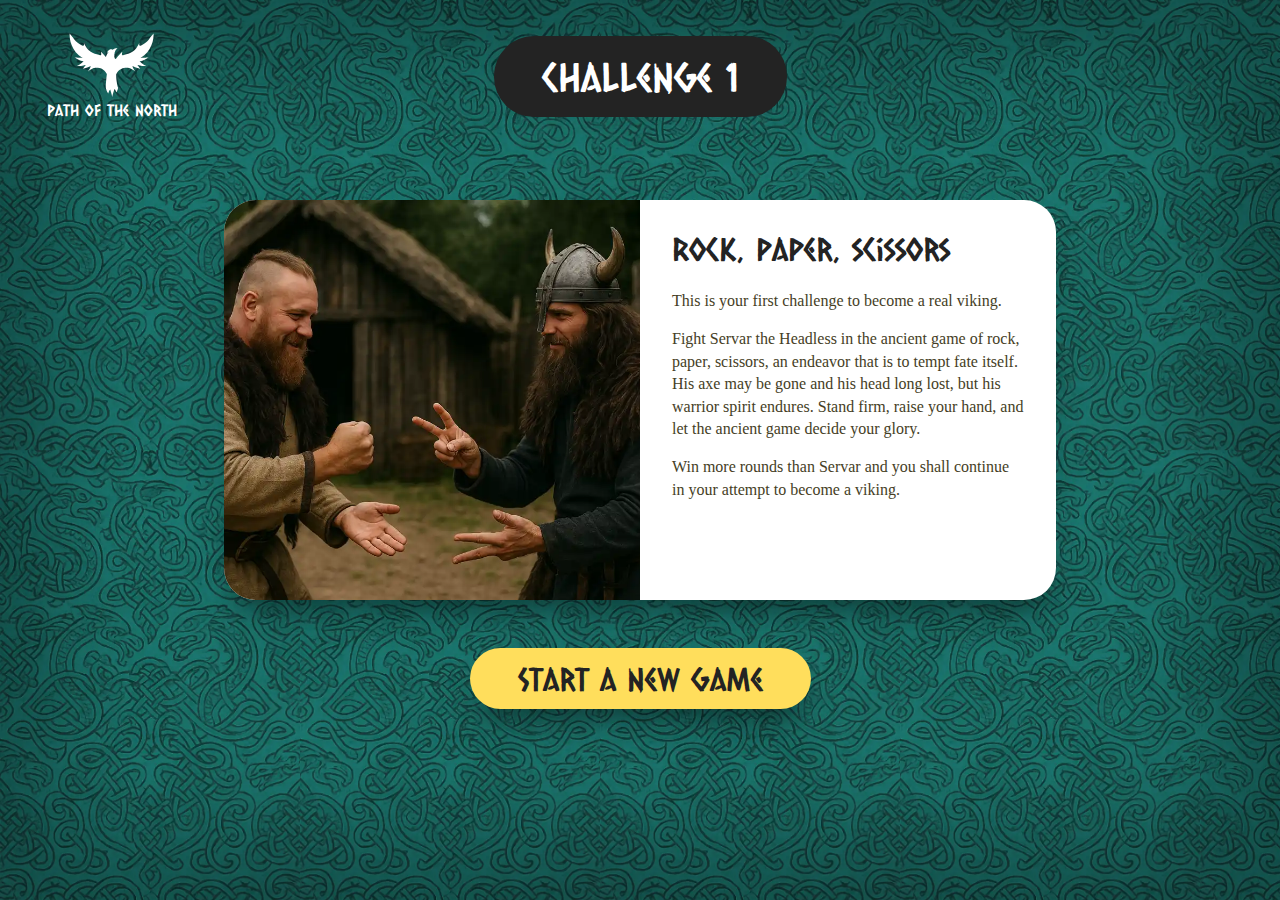
<file: index.html>
<!DOCTYPE html>
<html lang="en">
<head>
    <meta charset="UTF-8">
    <meta name="viewport" content="width=device-width, initial-scale=1.0">
    <title>Challenge 1: rock, paper, scissors </title>
    <script src="js/rock-paper-scissors.js"  defer></script>
    <link rel="preconnect" href="https://fonts.googleapis.com">
    <link rel="preconnect" href="https://fonts.gstatic.com" crossorigin>
    <link href="https://fonts.googleapis.com/css2?family=Caesar+Dressing&display=swap" rel="stylesheet">
    <link rel="stylesheet" href="css/styles.css">
    
</head>
<body>
    <div class="shadow">
        <div class="top">
            <div id="logo">
                <svg width="88" height="68" viewBox="0 0 88 68" fill="none" xmlns="http://www.w3.org/2000/svg">
                    <path d="M85.5355 1.59863C85.9443 7.07069 83.8363 19.4304 72.5148 26.0975C77.295 25.783 78.4285 25.8762 80.6613 25.3731C78.3342 26.914 74.8744 29.5241 71.5094 29.3355C74.3398 31.6941 76.0063 33.5191 78.3335 34.0223C72.5169 34.1166 70.2523 33.0163 69.2456 32.7015C71.5088 35.2477 71.5094 36.1913 72.5148 36.7888C69.2447 36.5684 66.289 34.7457 64.4651 34.0223C64.8678 36.2362 66.5407 38.5514 67.3269 39.432C65.5867 38.3103 61.9042 36.0659 61.0991 36.0659C60.0938 36.0651 52.3801 34.0696 48.2189 42.2984C48.2006 42.9222 48.197 43.4932 48.2065 43.9923C48.3008 48.9926 49.527 54.6852 49.9988 55.3456C50.4608 55.9953 49.2255 58.8259 48.6748 60.0886L48.6467 60.1573C48.371 60.7877 47.0122 57.0471 46.6967 57.0427C46.3823 57.0427 44.2753 63.9622 44.2753 65.2516C43.6213 61.9061 42.5976 58.7008 42.1676 57.5157C41.4633 58.0445 40.5948 60.3138 40.2489 61.3829C39.7351 60.7012 38.5636 58.7468 37.9851 56.3823C37.4829 54.3282 38.3006 47.1466 38.8469 42.0876C34.6604 34.1054 27.0747 36.0659 26.0807 36.0659C25.2742 36.0672 21.5941 38.3106 19.8545 39.432C20.6407 38.5514 22.3136 36.2362 22.7162 34.0223C20.8922 34.7457 17.9355 36.5687 14.665 36.7888C15.6713 36.1913 15.6718 35.2486 17.9357 32.7015C16.9292 33.0162 14.6647 34.1166 8.8478 34.0223C11.1749 33.5191 12.8417 31.694 15.6719 29.3355C12.3069 29.5242 8.8472 26.9141 6.52001 25.3731C8.75277 25.8762 9.88523 25.783 14.665 26.0975C3.34367 19.4304 1.23701 7.07064 1.64584 1.59863C1.77156 1.72434 1.06075 0.825774 6.52001 7.6687C6.92189 8.17243 7.37428 8.68038 7.86891 9.19246C9.29843 10.374 11.2122 11.7864 13.5971 13.2673C16.3181 14.9566 16.2694 12.6042 15.7812 10.6959C15.6112 10.2781 15.5471 10.0217 15.5471 9.90126C15.6299 10.1472 15.7099 10.417 15.7812 10.6959C16.159 11.624 17.0557 13.3505 18.9115 16.1602C22.2762 21.2539 31.8023 23.0784 32.8112 23.1733C33.6162 23.2488 33.1466 20.9604 32.8112 19.8073C33.8479 20.6941 35.7773 22.5764 37.8289 25.0577C38.6096 23.3233 39.8131 20.8114 40.533 20.0914C41.6611 18.9634 38.8236 20.801 38.8032 20.8143C39.1072 20.3321 39.8789 19.197 40.533 18.5177C41.3506 17.6687 42.3891 16.695 44.6843 17.7012C46.2442 16.242 48.5628 16.1074 49.5273 16.2227C46.3824 18.9273 46.8535 20.8143 46.5391 21.6948C46.3559 22.2078 46.3839 22.5074 46.4532 22.6565L46.5391 22.7643C46.5106 22.7472 46.479 22.712 46.4532 22.6565L46.0363 22.1351L46.5391 24.4629L46.0363 23.9274C46.2274 24.596 46.6097 25.8035 46.9762 26.6658L47.8302 26.9843C50.4006 23.5562 53.0792 20.9116 54.3702 19.8073C54.0347 20.9604 53.5651 23.2488 54.3702 23.1733C55.3803 23.0782 64.9055 21.2536 68.2698 16.1602C70.1257 13.3505 71.0224 11.624 71.4001 10.6959C71.4715 10.4171 71.5514 10.1472 71.6343 9.90126C71.6343 10.0217 71.5701 10.2782 71.4001 10.6959C70.9119 12.6042 70.8631 14.9568 73.5843 13.2673C75.9715 11.7849 77.8856 10.37 79.3156 9.18778C79.8087 8.67705 80.2605 8.17112 80.6613 7.6687C86.1208 0.825498 85.4097 1.72442 85.5355 1.59863Z" fill="white"/>
                </svg>
                <div>Path of the north</div>
            </div>
            <div class="message">
                Challenge 1
            </div>
            <div class="placeholder">
                &nbsp;
            </div>
        </div> <!-- ENDE: .top -->
        <main>
            <div class="info-box">
                <img src="img/vikings-play-rock-paper-scissors.webp" alt="Image of two vikings playing rock, paper, scissors" height="400" width="416">
                <div class="text">
                    <h1>
                        Rock, paper, scissors
                    </h1>
                    <p>
                        This is your first challenge to become a real viking.
                    </p>
                    <p>
                        Fight Servar the Headless in the ancient game of rock, paper, scissors, an endeavor that is to tempt fate itself. His axe may be gone and his head long lost, but his warrior spirit endures. Stand firm, raise your hand, and let the ancient game decide your glory. 
                    </p>
                    <p>
                        Win more rounds than Servar and you shall continue in your attempt to become a viking.
                    </p>
                </div>
            </div>
            <a class="btn" href="game.html">
                Start a new game
            </a>
        </main>
    </div> <!-- Ende Shadow-->
    
    
</body>
</html>
</file>
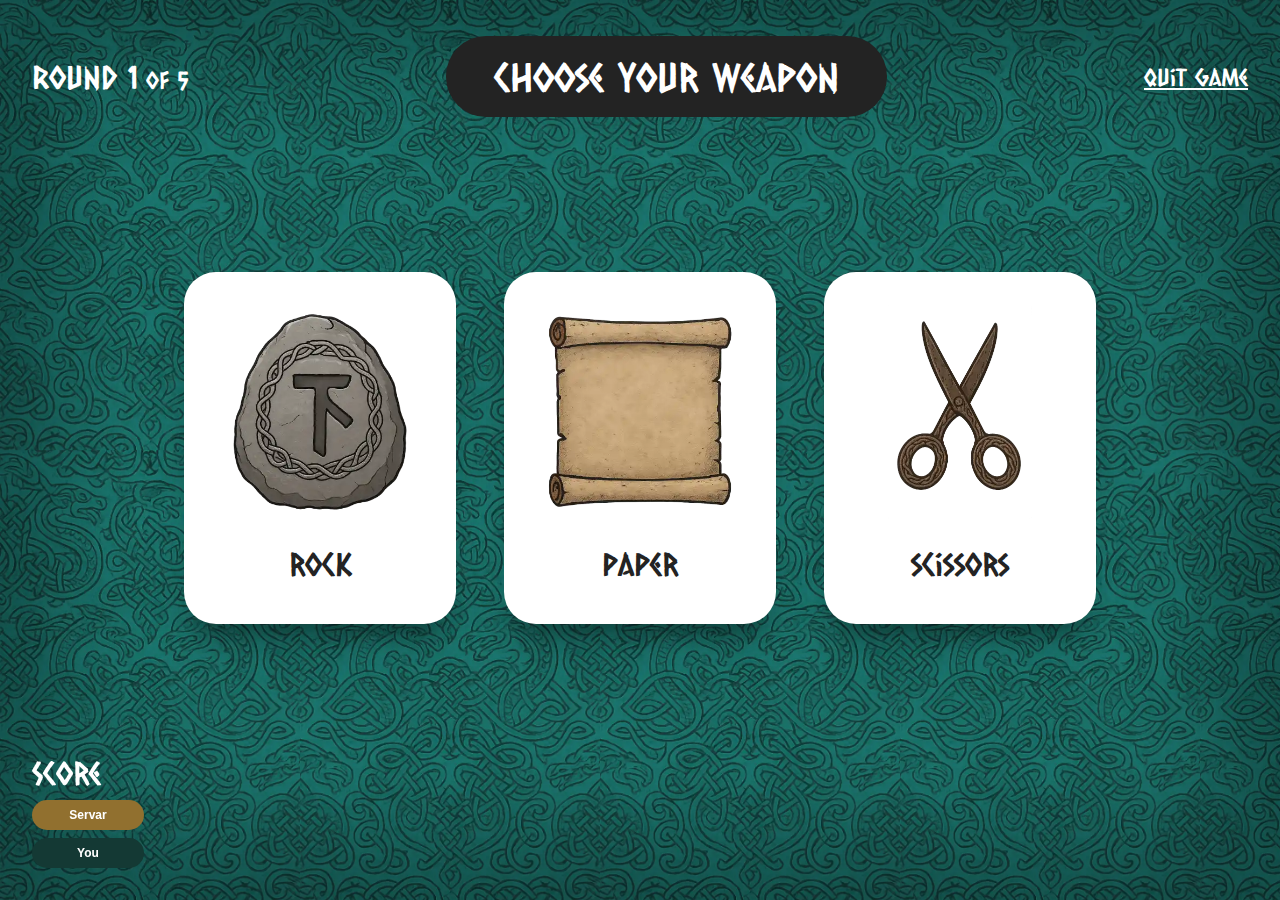
<file: game.html>
<!DOCTYPE html>
<html lang="en">
<head>
    <meta charset="UTF-8">
    <meta name="viewport" content="width=device-width, initial-scale=1.0">
    <title>You're playing rock, paper, scissors </title>
    <script src="js/rock-paper-scissors.js"  defer></script>
    <link rel="preconnect" href="https://fonts.googleapis.com">
    <link rel="preconnect" href="https://fonts.gstatic.com" crossorigin>
    <link href="https://fonts.googleapis.com/css2?family=Caesar+Dressing&display=swap" rel="stylesheet">
    <link rel="stylesheet" href="css/styles.css">
    
</head>
<body>
    <div class="shadow">
        <div class="top top-game">
            <div class="rounds">
                Round 1<span> of 5</span>
            </div>
            <div class="message">
                choose your weapon
            </div>
            <a id="quit" href="index.html">
                Quit game
            </a>
        </div> <!-- ENDE: .top -->
        <main >
            <ul id="game-options">
                <li id="rock">
                    <img id="rock-img" src="img/rock.webp" alt="Image of a rock with nordic runs">
                    rock
                </li>
                <li id="paper" >
                    <img id="paper-img" src="img/paper.webp" alt="Image of a paper roll">
                    paper
                </li>
                <li id="scissors" >
                    <img id="scissors-img" src="img/scissors.webp" alt="Image of scissors">
                    scissors
                </li>
            </ul>

        </main>
        <div id="btn-container">

        </div>
        <div id="score">
            <h2>Score</h2>
            <div id="computer-score">
                <div class="name computer">
                    Servar
                </div>
                <ul id="computer-points" class="points">
                </ul>
            </div>
            <div id="human-score">
                <div class="name human">
                    You
                </div>
                <ul id="user-points" class="points">
                </ul>
            </div>
        </div><!-- Ende Score-->
    </div> <!-- Ende Shadow-->
    
    
</body>
</html>
</file>
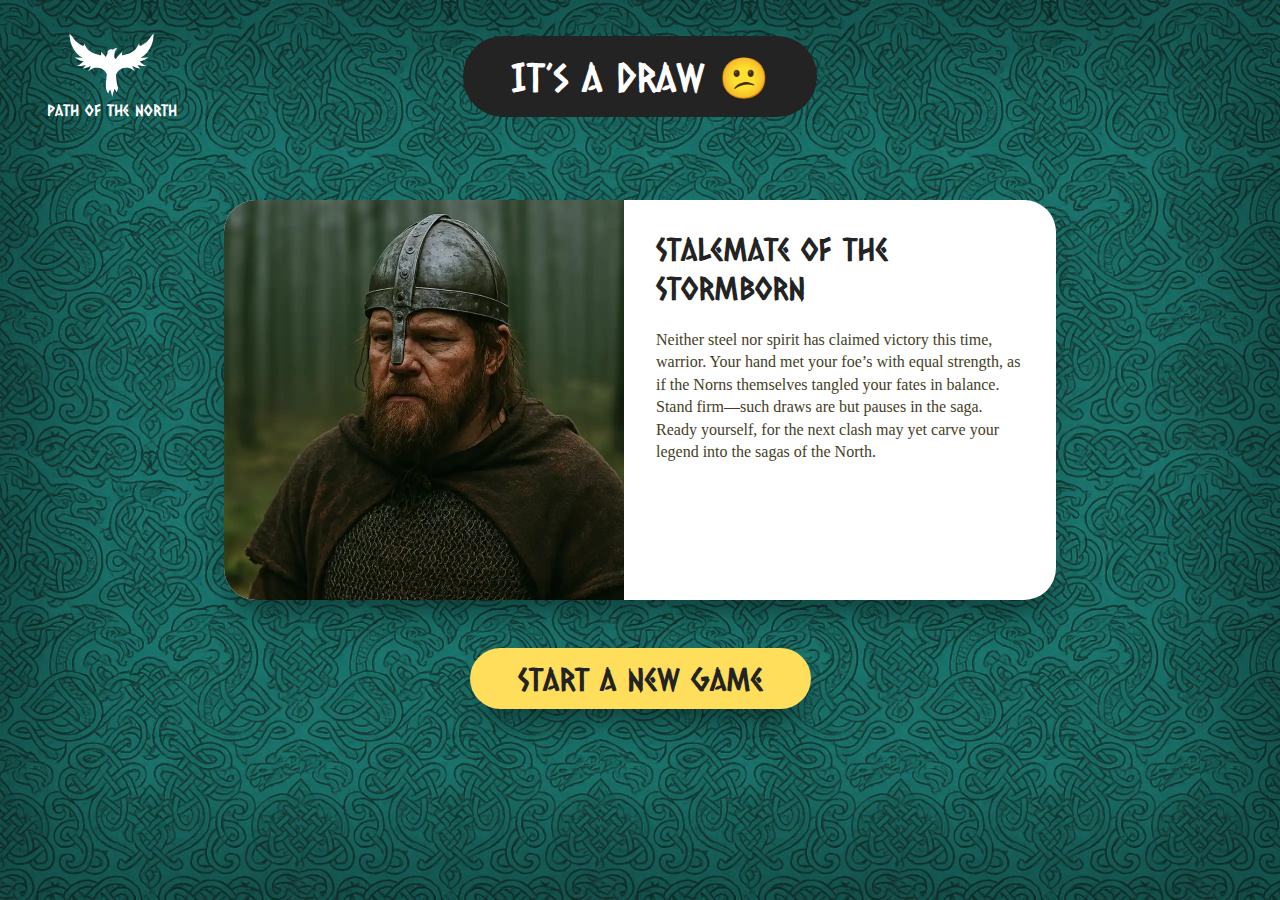
<file: result-draw.html>
<!DOCTYPE html>
<html lang="en">
<head>
    <meta charset="UTF-8">
    <meta name="viewport" content="width=device-width, initial-scale=1.0">
    <title>It's a draw | Rock, paper, scissors </title>
    <script src="js/rock-paper-scissors.js"></script>
    <link rel="preconnect" href="https://fonts.googleapis.com">
    <link rel="preconnect" href="https://fonts.gstatic.com" crossorigin>
    <link href="https://fonts.googleapis.com/css2?family=Caesar+Dressing&display=swap" rel="stylesheet">
    <link rel="stylesheet" href="css/styles.css">
    
</head>
<body>
    <div class="shadow">
        <div class="top">
            <div id="logo">
                <svg width="88" height="68" viewBox="0 0 88 68" fill="none" xmlns="http://www.w3.org/2000/svg">
                    <path d="M85.5355 1.59863C85.9443 7.07069 83.8363 19.4304 72.5148 26.0975C77.295 25.783 78.4285 25.8762 80.6613 25.3731C78.3342 26.914 74.8744 29.5241 71.5094 29.3355C74.3398 31.6941 76.0063 33.5191 78.3335 34.0223C72.5169 34.1166 70.2523 33.0163 69.2456 32.7015C71.5088 35.2477 71.5094 36.1913 72.5148 36.7888C69.2447 36.5684 66.289 34.7457 64.4651 34.0223C64.8678 36.2362 66.5407 38.5514 67.3269 39.432C65.5867 38.3103 61.9042 36.0659 61.0991 36.0659C60.0938 36.0651 52.3801 34.0696 48.2189 42.2984C48.2006 42.9222 48.197 43.4932 48.2065 43.9923C48.3008 48.9926 49.527 54.6852 49.9988 55.3456C50.4608 55.9953 49.2255 58.8259 48.6748 60.0886L48.6467 60.1573C48.371 60.7877 47.0122 57.0471 46.6967 57.0427C46.3823 57.0427 44.2753 63.9622 44.2753 65.2516C43.6213 61.9061 42.5976 58.7008 42.1676 57.5157C41.4633 58.0445 40.5948 60.3138 40.2489 61.3829C39.7351 60.7012 38.5636 58.7468 37.9851 56.3823C37.4829 54.3282 38.3006 47.1466 38.8469 42.0876C34.6604 34.1054 27.0747 36.0659 26.0807 36.0659C25.2742 36.0672 21.5941 38.3106 19.8545 39.432C20.6407 38.5514 22.3136 36.2362 22.7162 34.0223C20.8922 34.7457 17.9355 36.5687 14.665 36.7888C15.6713 36.1913 15.6718 35.2486 17.9357 32.7015C16.9292 33.0162 14.6647 34.1166 8.8478 34.0223C11.1749 33.5191 12.8417 31.694 15.6719 29.3355C12.3069 29.5242 8.8472 26.9141 6.52001 25.3731C8.75277 25.8762 9.88523 25.783 14.665 26.0975C3.34367 19.4304 1.23701 7.07064 1.64584 1.59863C1.77156 1.72434 1.06075 0.825774 6.52001 7.6687C6.92189 8.17243 7.37428 8.68038 7.86891 9.19246C9.29843 10.374 11.2122 11.7864 13.5971 13.2673C16.3181 14.9566 16.2694 12.6042 15.7812 10.6959C15.6112 10.2781 15.5471 10.0217 15.5471 9.90126C15.6299 10.1472 15.7099 10.417 15.7812 10.6959C16.159 11.624 17.0557 13.3505 18.9115 16.1602C22.2762 21.2539 31.8023 23.0784 32.8112 23.1733C33.6162 23.2488 33.1466 20.9604 32.8112 19.8073C33.8479 20.6941 35.7773 22.5764 37.8289 25.0577C38.6096 23.3233 39.8131 20.8114 40.533 20.0914C41.6611 18.9634 38.8236 20.801 38.8032 20.8143C39.1072 20.3321 39.8789 19.197 40.533 18.5177C41.3506 17.6687 42.3891 16.695 44.6843 17.7012C46.2442 16.242 48.5628 16.1074 49.5273 16.2227C46.3824 18.9273 46.8535 20.8143 46.5391 21.6948C46.3559 22.2078 46.3839 22.5074 46.4532 22.6565L46.5391 22.7643C46.5106 22.7472 46.479 22.712 46.4532 22.6565L46.0363 22.1351L46.5391 24.4629L46.0363 23.9274C46.2274 24.596 46.6097 25.8035 46.9762 26.6658L47.8302 26.9843C50.4006 23.5562 53.0792 20.9116 54.3702 19.8073C54.0347 20.9604 53.5651 23.2488 54.3702 23.1733C55.3803 23.0782 64.9055 21.2536 68.2698 16.1602C70.1257 13.3505 71.0224 11.624 71.4001 10.6959C71.4715 10.4171 71.5514 10.1472 71.6343 9.90126C71.6343 10.0217 71.5701 10.2782 71.4001 10.6959C70.9119 12.6042 70.8631 14.9568 73.5843 13.2673C75.9715 11.7849 77.8856 10.37 79.3156 9.18778C79.8087 8.67705 80.2605 8.17112 80.6613 7.6687C86.1208 0.825498 85.4097 1.72442 85.5355 1.59863Z" fill="white"/>
                </svg>
                <div>Path of the north</div>
            </div>
            <div class="message">
                It’s a draw 😕
            </div>
            <div class="placeholder">
                &nbsp;
            </div>
        </div> <!-- ENDE: .top -->
        <main>
            <div class="info-box">
                <img src="img/viking-draw.webp" alt="Image of a Viking"  height="400" width="400">
                <div class="text">
                    <h1>
                        Stalemate of the Stormborn
                    </h1>
                    <p>
                       Neither steel nor spirit has claimed victory this time, warrior. Your hand met your foe’s with equal strength, as if the Norns themselves tangled your fates in balance. Stand firm—such draws are but pauses in the saga. Ready yourself, for the next clash may yet carve your legend into the sagas of the North.
                    </p>
                </div>
            </div>
            <a class="btn" href="game.html">
                Start a new game
            </a>
        </main>
    </div> <!-- Ende Shadow-->
    
    
</body>
</html>
</file>
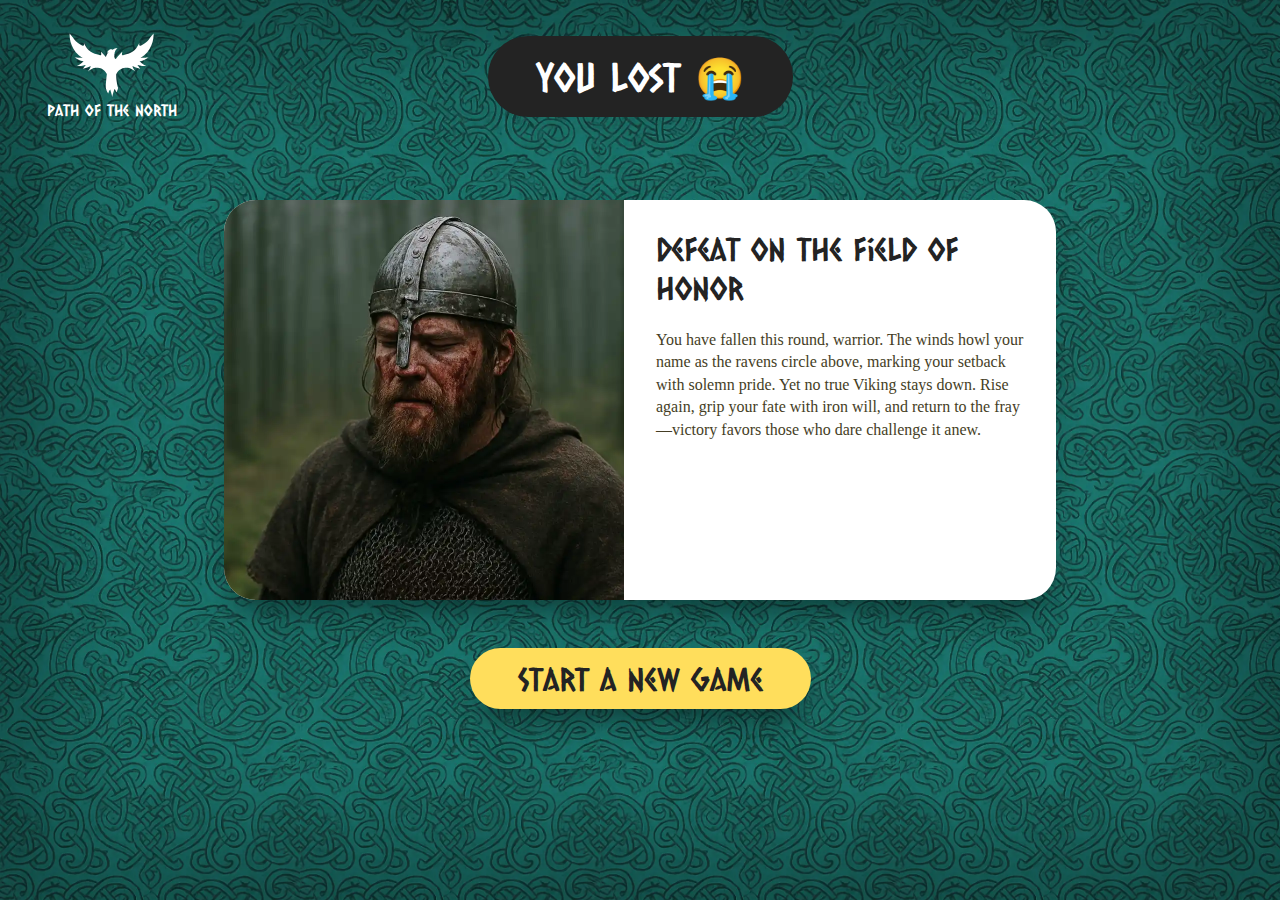
<file: result-lost.html>
<!DOCTYPE html>
<html lang="en">
<head>
    <meta charset="UTF-8">
    <meta name="viewport" content="width=device-width, initial-scale=1.0">
    <title>You lost :-( | Rock, paper, scissors </title>
    <script src="js/rock-paper-scissors.js"></script>
    <link rel="preconnect" href="https://fonts.googleapis.com">
    <link rel="preconnect" href="https://fonts.gstatic.com" crossorigin>
    <link href="https://fonts.googleapis.com/css2?family=Caesar+Dressing&display=swap" rel="stylesheet">
    <link rel="stylesheet" href="css/styles.css">
    
</head>
<body>
    <div class="shadow">
        <div class="top">
            <div id="logo">
                <svg width="88" height="68" viewBox="0 0 88 68" fill="none" xmlns="http://www.w3.org/2000/svg">
                    <path d="M85.5355 1.59863C85.9443 7.07069 83.8363 19.4304 72.5148 26.0975C77.295 25.783 78.4285 25.8762 80.6613 25.3731C78.3342 26.914 74.8744 29.5241 71.5094 29.3355C74.3398 31.6941 76.0063 33.5191 78.3335 34.0223C72.5169 34.1166 70.2523 33.0163 69.2456 32.7015C71.5088 35.2477 71.5094 36.1913 72.5148 36.7888C69.2447 36.5684 66.289 34.7457 64.4651 34.0223C64.8678 36.2362 66.5407 38.5514 67.3269 39.432C65.5867 38.3103 61.9042 36.0659 61.0991 36.0659C60.0938 36.0651 52.3801 34.0696 48.2189 42.2984C48.2006 42.9222 48.197 43.4932 48.2065 43.9923C48.3008 48.9926 49.527 54.6852 49.9988 55.3456C50.4608 55.9953 49.2255 58.8259 48.6748 60.0886L48.6467 60.1573C48.371 60.7877 47.0122 57.0471 46.6967 57.0427C46.3823 57.0427 44.2753 63.9622 44.2753 65.2516C43.6213 61.9061 42.5976 58.7008 42.1676 57.5157C41.4633 58.0445 40.5948 60.3138 40.2489 61.3829C39.7351 60.7012 38.5636 58.7468 37.9851 56.3823C37.4829 54.3282 38.3006 47.1466 38.8469 42.0876C34.6604 34.1054 27.0747 36.0659 26.0807 36.0659C25.2742 36.0672 21.5941 38.3106 19.8545 39.432C20.6407 38.5514 22.3136 36.2362 22.7162 34.0223C20.8922 34.7457 17.9355 36.5687 14.665 36.7888C15.6713 36.1913 15.6718 35.2486 17.9357 32.7015C16.9292 33.0162 14.6647 34.1166 8.8478 34.0223C11.1749 33.5191 12.8417 31.694 15.6719 29.3355C12.3069 29.5242 8.8472 26.9141 6.52001 25.3731C8.75277 25.8762 9.88523 25.783 14.665 26.0975C3.34367 19.4304 1.23701 7.07064 1.64584 1.59863C1.77156 1.72434 1.06075 0.825774 6.52001 7.6687C6.92189 8.17243 7.37428 8.68038 7.86891 9.19246C9.29843 10.374 11.2122 11.7864 13.5971 13.2673C16.3181 14.9566 16.2694 12.6042 15.7812 10.6959C15.6112 10.2781 15.5471 10.0217 15.5471 9.90126C15.6299 10.1472 15.7099 10.417 15.7812 10.6959C16.159 11.624 17.0557 13.3505 18.9115 16.1602C22.2762 21.2539 31.8023 23.0784 32.8112 23.1733C33.6162 23.2488 33.1466 20.9604 32.8112 19.8073C33.8479 20.6941 35.7773 22.5764 37.8289 25.0577C38.6096 23.3233 39.8131 20.8114 40.533 20.0914C41.6611 18.9634 38.8236 20.801 38.8032 20.8143C39.1072 20.3321 39.8789 19.197 40.533 18.5177C41.3506 17.6687 42.3891 16.695 44.6843 17.7012C46.2442 16.242 48.5628 16.1074 49.5273 16.2227C46.3824 18.9273 46.8535 20.8143 46.5391 21.6948C46.3559 22.2078 46.3839 22.5074 46.4532 22.6565L46.5391 22.7643C46.5106 22.7472 46.479 22.712 46.4532 22.6565L46.0363 22.1351L46.5391 24.4629L46.0363 23.9274C46.2274 24.596 46.6097 25.8035 46.9762 26.6658L47.8302 26.9843C50.4006 23.5562 53.0792 20.9116 54.3702 19.8073C54.0347 20.9604 53.5651 23.2488 54.3702 23.1733C55.3803 23.0782 64.9055 21.2536 68.2698 16.1602C70.1257 13.3505 71.0224 11.624 71.4001 10.6959C71.4715 10.4171 71.5514 10.1472 71.6343 9.90126C71.6343 10.0217 71.5701 10.2782 71.4001 10.6959C70.9119 12.6042 70.8631 14.9568 73.5843 13.2673C75.9715 11.7849 77.8856 10.37 79.3156 9.18778C79.8087 8.67705 80.2605 8.17112 80.6613 7.6687C86.1208 0.825498 85.4097 1.72442 85.5355 1.59863Z" fill="white"/>
                </svg>
                <div>Path of the north</div>
            </div>
            <div class="message">
                you lost 😭 
            </div>
            <div class="placeholder">
                &nbsp;
            </div>
        </div> <!-- ENDE: .top -->
        <main>
            <div class="info-box">
                <img src="img/viking-lost.webp" alt="Image of a viking who lost a battle"  height="400" width="400">
                <div class="text">
                    <h1>
                        Defeat on the Field of Honor
                    </h1>
                    <p>
                        You have fallen this round, warrior. The winds howl your name as the ravens circle above, marking your setback with solemn pride. Yet no true Viking stays down. Rise again, grip your fate with iron will, and return to the fray—victory favors those who dare challenge it anew.
                    </p>
                </div>
            </div>
            <a class="btn" href="game.html">
                Start a new game
            </a>
        </main>
    </div> <!-- Ende Shadow-->
    
    
</body>
</html>
</file>
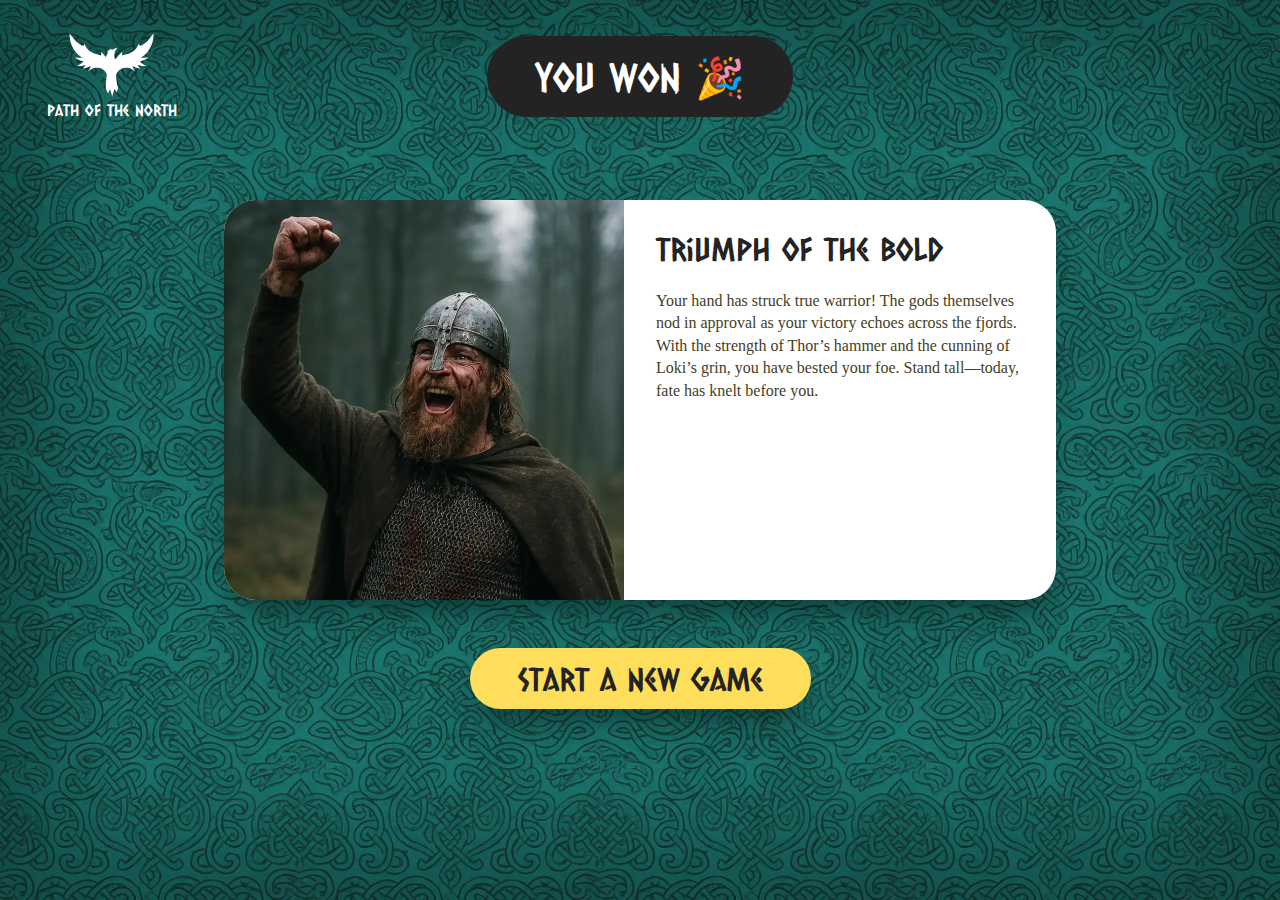
<file: result-won.html>
<!DOCTYPE html>
<html lang="en">
<head>
    <meta charset="UTF-8">
    <meta name="viewport" content="width=device-width, initial-scale=1.0">
    <title>You won! | Rock, paper, scissors </title>
    <script src="js/rock-paper-scissors.js"></script>
    <link rel="preconnect" href="https://fonts.googleapis.com">
    <link rel="preconnect" href="https://fonts.gstatic.com" crossorigin>
    <link href="https://fonts.googleapis.com/css2?family=Caesar+Dressing&display=swap" rel="stylesheet">
    <link rel="stylesheet" href="css/styles.css">
    
</head>
<body>
    <div class="shadow">
        <div class="top">
            <div id="logo">
                <svg width="88" height="68" viewBox="0 0 88 68" fill="none" xmlns="http://www.w3.org/2000/svg">
                    <path d="M85.5355 1.59863C85.9443 7.07069 83.8363 19.4304 72.5148 26.0975C77.295 25.783 78.4285 25.8762 80.6613 25.3731C78.3342 26.914 74.8744 29.5241 71.5094 29.3355C74.3398 31.6941 76.0063 33.5191 78.3335 34.0223C72.5169 34.1166 70.2523 33.0163 69.2456 32.7015C71.5088 35.2477 71.5094 36.1913 72.5148 36.7888C69.2447 36.5684 66.289 34.7457 64.4651 34.0223C64.8678 36.2362 66.5407 38.5514 67.3269 39.432C65.5867 38.3103 61.9042 36.0659 61.0991 36.0659C60.0938 36.0651 52.3801 34.0696 48.2189 42.2984C48.2006 42.9222 48.197 43.4932 48.2065 43.9923C48.3008 48.9926 49.527 54.6852 49.9988 55.3456C50.4608 55.9953 49.2255 58.8259 48.6748 60.0886L48.6467 60.1573C48.371 60.7877 47.0122 57.0471 46.6967 57.0427C46.3823 57.0427 44.2753 63.9622 44.2753 65.2516C43.6213 61.9061 42.5976 58.7008 42.1676 57.5157C41.4633 58.0445 40.5948 60.3138 40.2489 61.3829C39.7351 60.7012 38.5636 58.7468 37.9851 56.3823C37.4829 54.3282 38.3006 47.1466 38.8469 42.0876C34.6604 34.1054 27.0747 36.0659 26.0807 36.0659C25.2742 36.0672 21.5941 38.3106 19.8545 39.432C20.6407 38.5514 22.3136 36.2362 22.7162 34.0223C20.8922 34.7457 17.9355 36.5687 14.665 36.7888C15.6713 36.1913 15.6718 35.2486 17.9357 32.7015C16.9292 33.0162 14.6647 34.1166 8.8478 34.0223C11.1749 33.5191 12.8417 31.694 15.6719 29.3355C12.3069 29.5242 8.8472 26.9141 6.52001 25.3731C8.75277 25.8762 9.88523 25.783 14.665 26.0975C3.34367 19.4304 1.23701 7.07064 1.64584 1.59863C1.77156 1.72434 1.06075 0.825774 6.52001 7.6687C6.92189 8.17243 7.37428 8.68038 7.86891 9.19246C9.29843 10.374 11.2122 11.7864 13.5971 13.2673C16.3181 14.9566 16.2694 12.6042 15.7812 10.6959C15.6112 10.2781 15.5471 10.0217 15.5471 9.90126C15.6299 10.1472 15.7099 10.417 15.7812 10.6959C16.159 11.624 17.0557 13.3505 18.9115 16.1602C22.2762 21.2539 31.8023 23.0784 32.8112 23.1733C33.6162 23.2488 33.1466 20.9604 32.8112 19.8073C33.8479 20.6941 35.7773 22.5764 37.8289 25.0577C38.6096 23.3233 39.8131 20.8114 40.533 20.0914C41.6611 18.9634 38.8236 20.801 38.8032 20.8143C39.1072 20.3321 39.8789 19.197 40.533 18.5177C41.3506 17.6687 42.3891 16.695 44.6843 17.7012C46.2442 16.242 48.5628 16.1074 49.5273 16.2227C46.3824 18.9273 46.8535 20.8143 46.5391 21.6948C46.3559 22.2078 46.3839 22.5074 46.4532 22.6565L46.5391 22.7643C46.5106 22.7472 46.479 22.712 46.4532 22.6565L46.0363 22.1351L46.5391 24.4629L46.0363 23.9274C46.2274 24.596 46.6097 25.8035 46.9762 26.6658L47.8302 26.9843C50.4006 23.5562 53.0792 20.9116 54.3702 19.8073C54.0347 20.9604 53.5651 23.2488 54.3702 23.1733C55.3803 23.0782 64.9055 21.2536 68.2698 16.1602C70.1257 13.3505 71.0224 11.624 71.4001 10.6959C71.4715 10.4171 71.5514 10.1472 71.6343 9.90126C71.6343 10.0217 71.5701 10.2782 71.4001 10.6959C70.9119 12.6042 70.8631 14.9568 73.5843 13.2673C75.9715 11.7849 77.8856 10.37 79.3156 9.18778C79.8087 8.67705 80.2605 8.17112 80.6613 7.6687C86.1208 0.825498 85.4097 1.72442 85.5355 1.59863Z" fill="white"/>
                </svg>
                <div>Path of the north</div>
            </div>
            <div class="message">
                you won 🎉 
            </div>
            <div class="placeholder">
                &nbsp;
            </div>
        </div> <!-- ENDE: .top -->
        <main>
            <div class="info-box">
                <img src="img/viking-won.webp" alt="Image of a viking who won a battle">
                <div class="text">
                    <h1>
                        Triumph of the bold
                    </h1>
                    <p>
                        Your hand has struck true warrior! The gods themselves nod in approval as your victory echoes across the fjords. With the strength of Thor’s hammer and the cunning of Loki’s grin, you have bested your foe. Stand tall—today, fate has knelt before you.
                    </p>
                </div>
            </div>
            <a class="btn" href="game.html">
                Start a new game
            </a>
        </main>
    </div> <!-- Ende Shadow-->
    
    
</body>
</html>
</file>
<file: css/styles.css>
*{
  box-sizing: border-box;
}

/* --- FARBEN ---*/
:root {
  --gelb: #FFDE5C;
  --gelb-heller: #FFE57E;
  --gelb-dunkel: #D9BC47;
  --gruen: #1A6E68  ;
  --gruen-hell: #A1C9C5;
  --gruen-dunkel:#143934;
  --braun-dunkel: #453E25;
  --braun-mittel: #91702F;
  --braun-hell:#E3DBCC;
  --weiss: #ffffff;
  --schwarz: #232323;
}
::selection {
  background: var(--gelb); /* WebKit/Blink Browsers */ 
  color: var(--schwarz);
}
::-moz-selection {
  background: var(--gelb);  /* Gecko Browsers */ 
  color: var(--schwarz);
}
body{
    background-color: var(--gruen);
    background-image: url("../img/pattern-viking.webp");
    background-size: 300px;
    margin: 0;
    padding: 0 ;
    display: flex;
    color: var(--weiss);
    font-family: Helvetica,  Arial, sans-serif;
    font-weight: 400;
    
}
.shadow{
    
    min-width: 100vw;
    min-height: 100vh;
    box-shadow: inset 0 0  100px 60px rgba(0,0,0,0.3);
    padding: 2rem;
}

h1, h2, h3{
    font-family: "Caesar Dressing", Helvetica, Arial, sans-serif;
    font-weight: 400;
    color: var(--schwarz);
}
img{
    width: 100%;
    object-fit: cover;
}
.top{
    display: flex;
    justify-content: space-between;
    align-items: center;
    margin-bottom: 5rem;
    width: 100%;
    min-height: 88px;
}
.message{
    font-family: "Caesar Dressing", Helvetica, Arial, sans-serif;
    font-weight: 400;
    font-size: 2.5rem;
    color: var(--weiss);
    background-color: var(--schwarz);
    padding: 1rem 3rem;
    border-radius: 2.5rem;
    max-height: 81px;


}
.placeholder{
    width: 10rem;
}
#logo{
    font-family: "Caesar Dressing", Helvetica, Arial, sans-serif;
    font-weight: 400;
    font-size: 1rem;
    color: var(--weiss);
    display: flex;
    flex-direction: column;
    align-items: center;
    width: 10rem;
}

main{
    display: flex;
    flex-direction: column;
    align-items: center;
    justify-content: center;
    min-height: 55vh;
    margin-bottom: 2rem;
}

.text{
    padding: 0.5rem 2rem 1rem;
}
.text p{
    font-size: 1rem;
    line-height: 1.4rem;
    color: var(--braun-dunkel);
    font-family: Georgia, 'Times New Roman', Times, serif;
}
.info-box img{
    border-radius: 2rem 0 0 2rem;
    width: 50%;
    height: 25rem;
}
.info-box{
    background-color: var(--weiss);
    border-radius: 2rem;
    min-width: 10rem;
    max-width: 52rem ;
    display: flex;
    margin-bottom: 3rem;
    box-shadow: 0 24px 34px 0 rgba(0,0,0,0.14),
                0 24px 20px -15px rgba(0,0,0,0.3);
}
.btn, a.btn{
    font-family: "Caesar Dressing", Helvetica, Arial, sans-serif;
    font-weight: 400;
    margin: 0;
    color: var(--schwarz);
    font-size: 2rem;
    background-color: var(--gelb);
    padding: 0.7rem 3rem;
    border-radius: 2rem;
    text-decoration: none;
    text-align: center;
    transition: all 0.2s ease-out 0s;
    box-shadow: 0 24px 34px 0 rgba(0,0,0,0.14),
                0 24px 20px -15px rgba(0,0,0,0.3);
}
.btn:hover, a.btn:hover{
    transform: translateY(-20px);
    background-color: var(--gelb-heller);
    color: var(--schwarz);
    box-shadow: 0 24px 34px 0 rgba(0,0,0,0.14),
                0 45px 20px -10px rgba(0,0,0,0.3);
    cursor: pointer;
}
.rounds{
    font-family: "Caesar Dressing", Helvetica, Arial, sans-serif;
    font-weight: 400;
    color: var(--weiss);
    font-size: 2rem;
}
.rounds span{
    font-size: 1.5rem;
}
a{
    font-family: "Caesar Dressing", Helvetica, Arial, sans-serif;
    font-weight: 400;
    color: var(--weiss);
    font-size: 1.5rem;
}
a:hover{
    color: var(--gelb);
}
ul#game-options{
    margin: 0;
    padding: 0;
    display: flex;
    gap: 3rem;
}
ul#game-options li{
    margin: 0;
    list-style: none;
    background-color: var(--weiss);
    border-radius: 2rem;
    display: flex;
    font-family: "Caesar Dressing", Helvetica, Arial, sans-serif;
    font-weight: 400;
    color: var(--schwarz);
    font-size: 2rem;
    width: 22vw;
    height: 28vw;
    max-width: 17rem;
    max-height: 22rem;
    min-width: 8rem;
    min-height: 10rem;

    
    box-shadow: 0 24px 34px 0 rgba(0,0,0,0.14),
                0 24px 20px -15px rgba(0,0,0,0.3);
    display: flex;
    flex-direction: column;
    align-items: center;
    padding: 2rem 1rem ;
    transition: all 0.2s ease-out 0s;
}
ul#game-options li:hover{
    transform: scale(1.1);
    cursor: pointer;
    box-shadow: 0 24px 34px 0 rgba(0,0,0,0.14),
                0 45px 20px -10px rgba(0,0,0,0.3);
}
ul#game-options li.computer-choice:hover,
ul#game-options li.user-choice:hover,
ul#game-options li.same-choice:hover,
ul#game-options li.not-choosen:hover
{
    transform: none;
    cursor: not-allowed;
}
ul#game-options li img{
    height: 18vw; 
    max-height: 13.5rem;
    min-height: 6rem;
    width: auto;
    object-fit: contain;
    margin-bottom: 1.5rem;
}

ul#game-options li.user-choice, .user-choice{
    background-color: var(--gruen-hell);
    border: 13px solid var(--gruen-dunkel);
}
ul#game-options li.user-choice::before{
    content: "Your choice";
    font-family:  Helvetica, Arial, sans-serif;
    font-size: 1rem;
    font-weight: bold;
    color: var(--weiss);
    background-color: var(--gruen-dunkel);
    margin: -3.5rem 0 6.5rem;
    position: absolute;
    padding: 0.6rem 1rem;
    border-radius: 2rem;
}
ul#game-options li.computer-choice, .computer-choice{
    background-color: var(--braun-hell);
    border: 13px solid var(--braun-mittel);
}
ul#game-options li.computer-choice::before{
    content: "Servar's choice";
    font-family:  Helvetica, Arial, sans-serif;
    font-size: 1rem;
    font-weight: bold;
    color: var(--weiss);
    background-color: var(--braun-mittel);
    margin: -3.5rem 0 6.5rem;
    position: absolute;
    padding: 0.6rem 1rem;
    border-radius: 2rem;
}
ul#game-options li.same-choice, .same-choice{
    border-left: 13px solid var(--braun-mittel);
    border-top: 13px solid var(--braun-mittel);
    border-right: 13px solid var(--gruen-dunkel);
    border-bottom: 13px solid var(--gruen-dunkel);
    background-color: var(--gruen-hell);
    background-image: url(../img/brow-bg.svg);
    background-size: contain;
    background-repeat: no-repeat;
}
ul#game-options li.same-choice::before{
    content: "You both choose";
    font-family:  Helvetica, Arial, sans-serif;
    font-size: 1rem;
    font-weight: bold;
    color: var(--weiss);
    background-color: var(--braun-mittel);
    margin: -3.5rem 0 6.5rem;
    position: absolute;
    padding: 0.6rem 1rem;
    border-radius: 2rem;
}

#score{
    display: flex;
    flex-direction: column;
    gap: 0.5rem;
    position: fixed;
    bottom:2rem;
    left: 2rem;
}
#score h2{
    color: var(--weiss);
    font-size: 2rem;
    margin: 0;
}
#computer-score, #human-score{
    display: flex;
    gap: 1rem;
    align-items: center;
}
.name{
    font-weight: bold;
    background-color: var(--schwarz);
    padding: 0.5rem 2rem;
    border-radius: 1rem;
    font-size: 0.75rem;
    width: 7rem;
    text-align: center  ;
}
.computer{
    background-color: var(--braun-mittel);
}
.human{
    background-color: var(--gruen-dunkel);
}
ul.points{
    display: flex;
    margin: 0;
    padding: 0;
    gap: 0.6rem;
}
ul.points li{
    margin: 0;
    padding: 0;
    list-style: none;
    width: 0.8rem;
    height: 0.8rem;
    background-color: var(--weiss);
    border-radius: 0.5rem;
}
#btn-container{
    display: flex;
    justify-content: center;
    margin-bottom: 3rem;
}
/* MOBILE VARIANTE*/
@media (max-width: 860px) {
    .top{
        flex-direction: column;
        gap: 1rem;
        margin-bottom: 2rem;
    }
    .message{
        font-size: 2rem;
        padding: 0.7rem 2rem;
        text-align: center;
        max-height: 60px;

    }
    .info-box img{
        border-radius: 2rem 2rem 0 0;
        width: 100%;
        height: 18rem;
    }
    .info-box{
        flex-direction: column;
        max-width: 30rem;
        
    }
    ul#game-options {
        flex-wrap: wrap;
        justify-content: center;
    }
    ul#game-options li{
        font-size: 1.5rem;
        padding: 1rem 0.5rem;
    }
    ul#game-options li img{
        margin-bottom: 0.5rem;
    }
     ul#game-options{
        gap: 2rem;
     }
     .message{
        margin-left: auto;
        margin-right: auto;
     }
     .top-game{
        flex-wrap: wrap;
        flex-direction: row;
     }
     ul#game-options li.user-choice::before,
     ul#game-options li.computer-choice::before,
     ul#game-options li.same-choice::before{
        margin-top: -2rem;
        font-size: 0.75rem;
        padding: 0.4rem 0.8rem;
     }
     ul#game-options li.user-choice,
     ul#game-options li.computer-choice,
     ul#game-options li.same-choice{
        border-width: 7px;
     }
     #score{
        position: inherit;
     }


}
@media (max-width: 706px) {
    #quit{
        order: 2;
     }
     .message{
        order:3;
     }
     .rounds{
        order: 1;
     }
     ul#game-options li img{
        margin-bottom: 0;

    }
    #btn-container.btn-container-bg-fix{
        position: fixed;
        bottom: 0;
        width: 100%;
        background-color: var(--gruen-dunkel);
        left: 0;
        padding: 2rem 0;
        margin-bottom: 0;
    }
    
    

}
@media (max-width: 460px) {
    .message{
        font-size: 1.5rem;
    }
    .btn, a.btn{
        padding: 0.7rem 2rem;
    }
    
}
</file>
